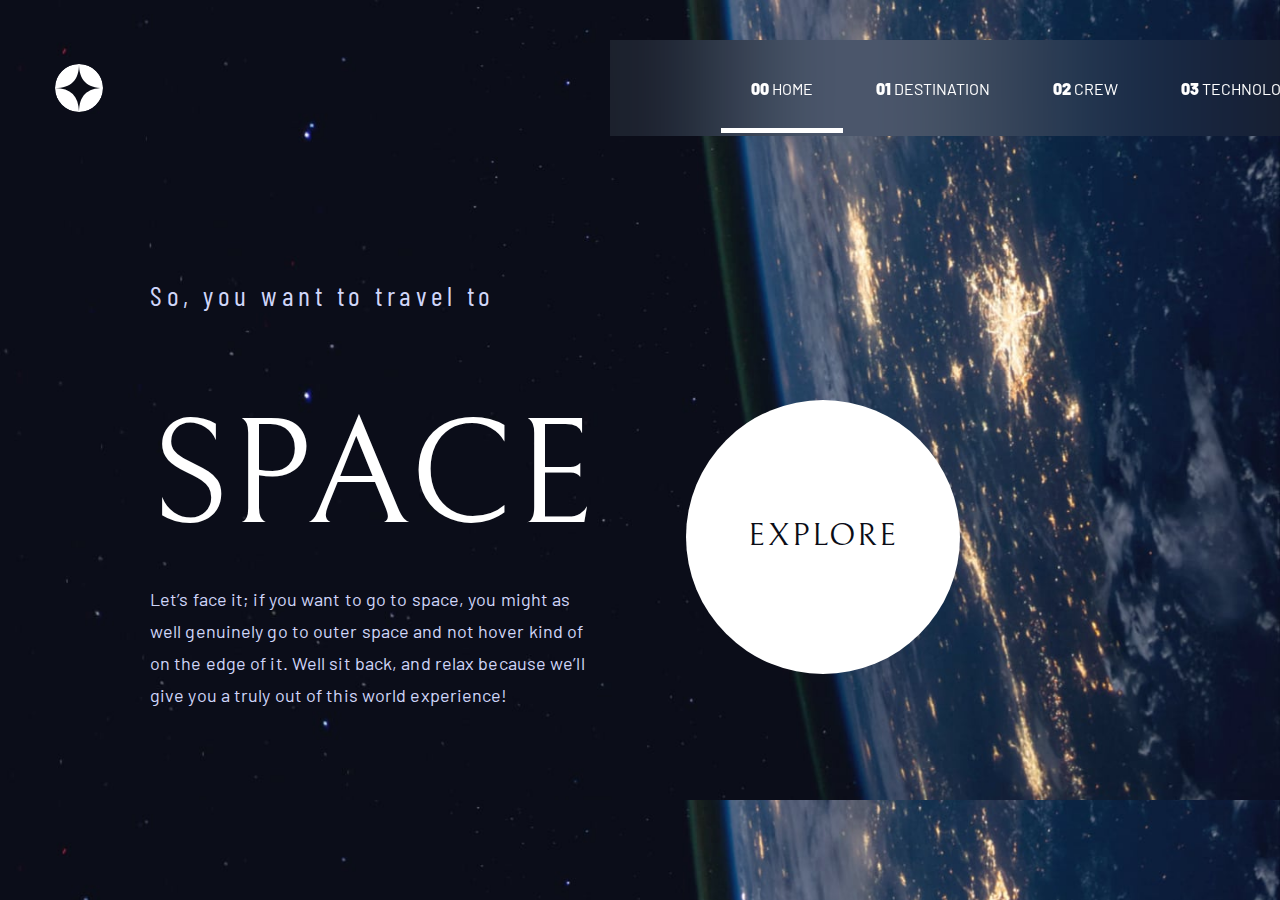
<file: index.html>
<!DOCTYPE html>
<html lang="en">
<head>
  <meta charset="UTF-8">
  <meta name="viewport" content="width=device-width, initial-scale=1.0">

  <link rel="icon" type="image/png" sizes="32x32" href="assets\favicon-32x32.png">
<link rel="stylesheet" href="css\index.css">
<link rel="preconnect" href="https://fonts.googleapis.com">
<link rel="preconnect" href="https://fonts.gstatic.com" crossorigin>
<link href="https://fonts.googleapis.com/css2?family=Barlow&family=Barlow+Condensed&family=Bellefair&display=swap" rel="stylesheet">
  <title>Frontend Mentor | Space tourism website</title>
</head>
<body class="home">
    <header class="header">
      <img class="logo" src="assets\shared\logo.svg" alt="logo-img">
        <class="header-line" hr>
      <div class="header-list">
        <a class="header-item current" href="index.html"><span>00</span> HOME</a>
        <a class="header-item" href="destination-moon.html"><span>01</span> DESTINATION</a>
        <a class="header-item" href="crew-commander.html"><span>02</span> CREW</a>
        <a class="header-item"href="technology-spaceport.html"><span>03</span> TECHNOLOGY</a>
      </div>
    </header>

    <div class="space-box">


    <h3 class="space-heading2"> So, you want to travel to</h3>

    <h1 class="main-heading space-heading">SPACE</h1>
    <p class="main-para">  Let’s face it; if you want to go to space, you might as well genuinely go to
      outer space and not hover kind of on the edge of it. Well sit back, and relax
      because we’ll give you a truly out of this world experience!
    </p>
      </div>

<div class="explore-bg">
    <h2 class="explore">EXPLORE</h2>
</div>



</body>
</html>
</file>
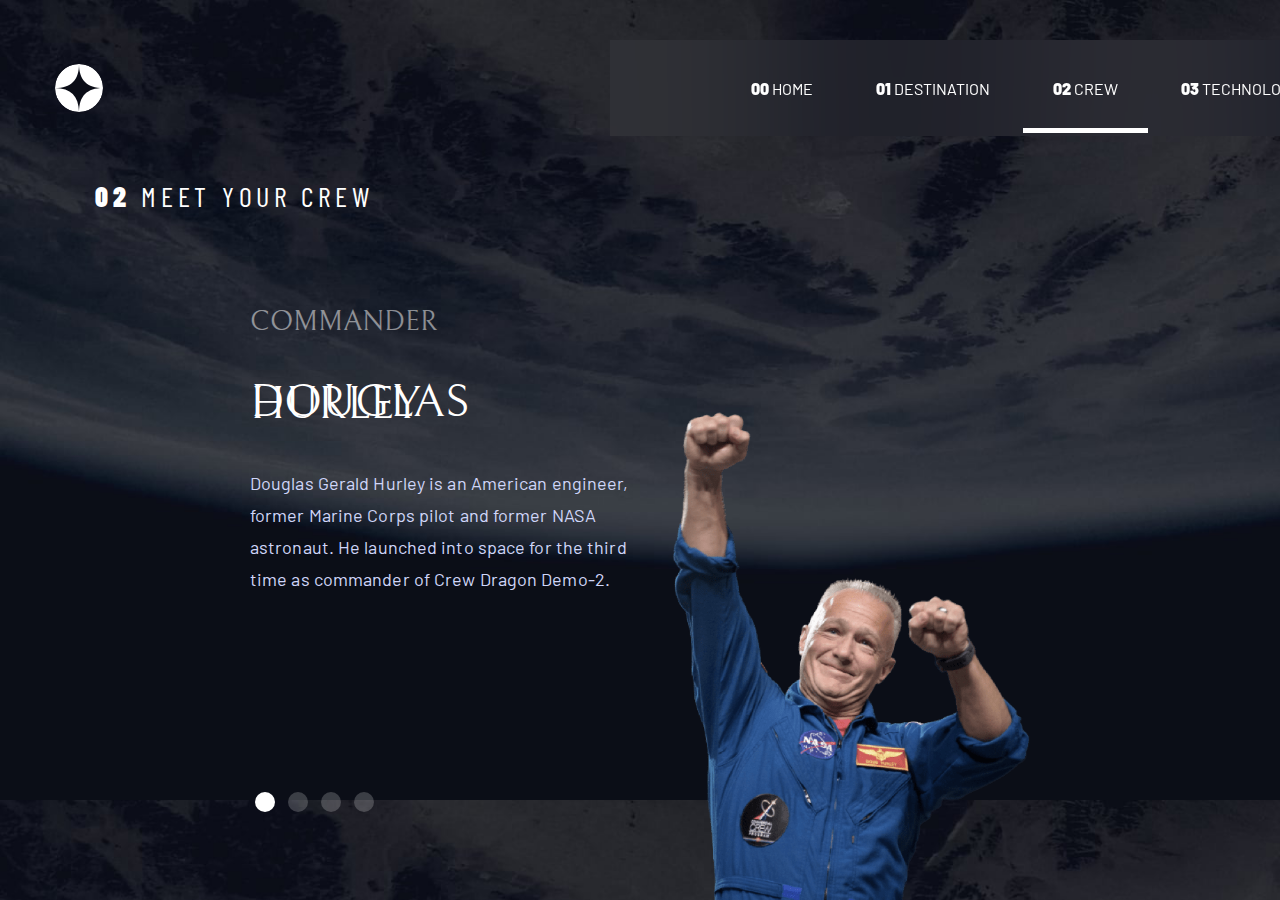
<file: crew-commander.html>
<!DOCTYPE html>
<html lang="en">
<head>
  <meta charset="UTF-8">
  <meta name="viewport" content="width=device-width, initial-scale=1.0">

  <link rel="icon" type="image/png" sizes="32x32" href="assets\favicon-32x32.png">
<link rel="stylesheet" href="css\index.css">
<link rel="preconnect" href="https://fonts.googleapis.com">
<link rel="preconnect" href="https://fonts.gstatic.com" crossorigin>
<link href="https://fonts.googleapis.com/css2?family=Barlow&family=Barlow+Condensed&family=Bellefair&display=swap" rel="stylesheet">
  <title>Frontend Mentor | Space tourism website</title>
</head>
<body class="crew">
    <header class="header">
      <img class="logo" src="assets\shared\logo.svg" alt="logo-img">
        <class="header-line" hr>
      <div class="header-list">
        <a class="header-item" href="index.html"><span>00</span> HOME</a>
        <a class="header-item" href="destination-moon.html"><span>01</span> DESTINATION</a>
        <a class="header-item current" href="crew-commander.html"><span>02</span> CREW</a>
        <a class="header-item"href="technology-spaceport.html"><span>03</span> TECHNOLOGY</a>
      </div>
    </header>

    <h3 class="crew-main-heading"><span>02</span> Meet your crew</h3>

    <div class="crew-box">
      <h3 class="crew-heading">Commander</h3>
      <h4 class="crew-name">Douglas Hurley</h4>
      <p class="main-para">Douglas Gerald Hurley is an American engineer, former Marine Corps pilot and former NASA astronaut. He launched into space for the third time as commander of Crew Dragon Demo-2.</p>
    </div>

    <div class="circle-menu">
      <a class="circle-item curr-circle" href="crew-commander.html"></a>
      <a class="circle-item" href="crew-engineer.html"></a>
      <a class="circle-item" href="crew-pilot.html"></a>
      <a class="circle-item" href="crew-specification.html"></a>
    </div>
    <img class="crew-img" src="assets\crew\image-douglas-hurley.png" alt="crew-img">
</body>
</html>
</file>
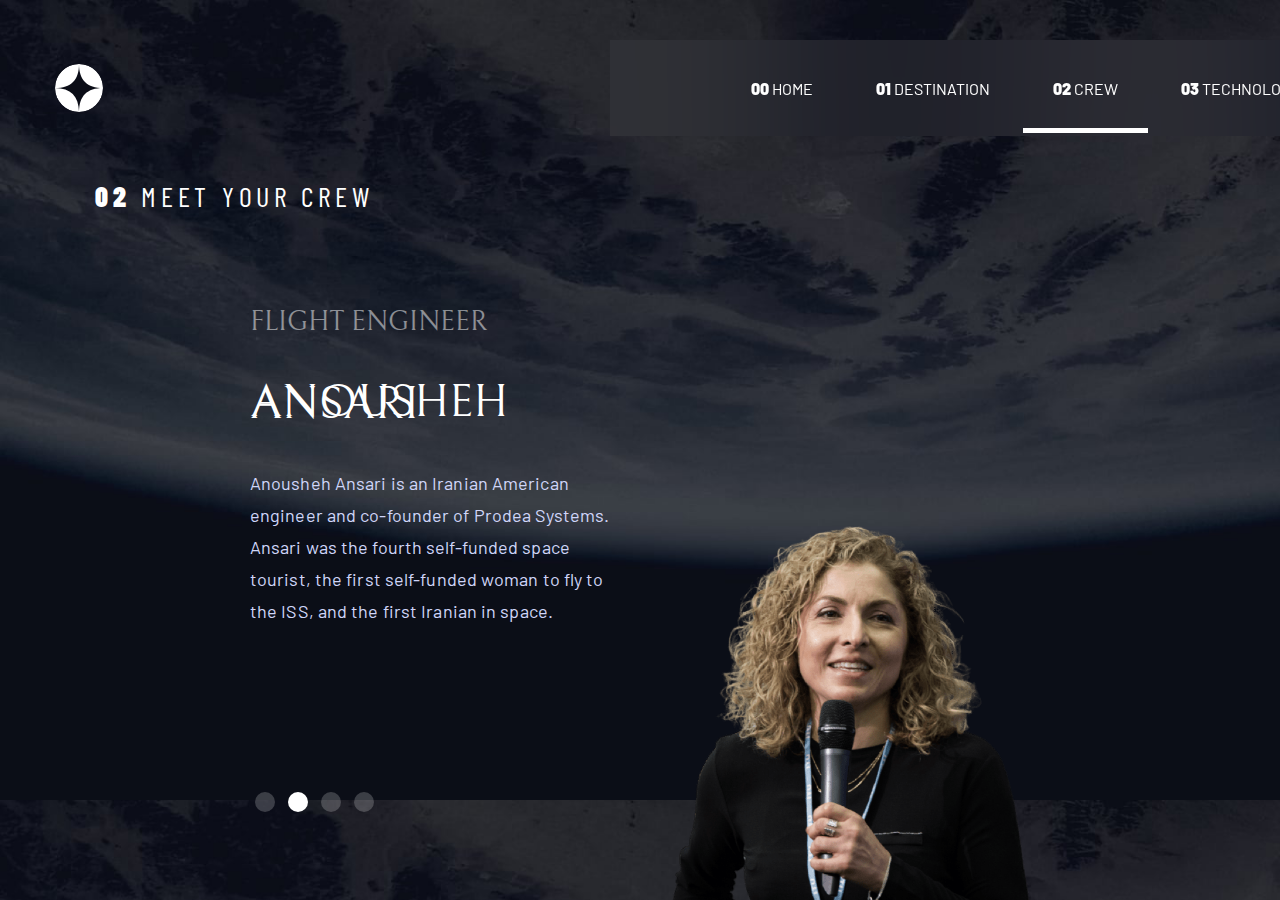
<file: crew-engineer.html>
<!DOCTYPE html>
<html lang="en">
<head>
  <meta charset="UTF-8">
  <meta name="viewport" content="width=device-width, initial-scale=1.0">

  <link rel="icon" type="image/png" sizes="32x32" href="assets\favicon-32x32.png">
<link rel="stylesheet" href="css\index.css">
<link rel="preconnect" href="https://fonts.googleapis.com">
<link rel="preconnect" href="https://fonts.gstatic.com" crossorigin>
<link href="https://fonts.googleapis.com/css2?family=Barlow&family=Barlow+Condensed&family=Bellefair&display=swap" rel="stylesheet">
  <title>Frontend Mentor | Space tourism website</title>
</head>
<body class="crew">
    <header class="header">
      <img class="logo" src="assets\shared\logo.svg" alt="logo-img">
        <class="header-line" hr>
      <div class="header-list">
        <a class="header-item" href="index.html"><span>00</span> HOME</a>
        <a class="header-item" href="destination-moon.html"><span>01</span> DESTINATION</a>
        <a class="header-item current" href="crew-commander.html"><span>02</span> CREW</a>
        <a class="header-item"href="technology-spaceport.html"><span>03</span> TECHNOLOGY</a>
      </div>
    </header>

    <h3 class="crew-main-heading"><span>02</span> Meet your crew</h3>

    <div class="crew-box">
      <h3 class="crew-heading">Flight Engineer</h3>
      <h4 class="crew-name">Anousheh Ansari</h4>
      <p class="main-para">Anousheh Ansari is an Iranian American engineer and co-founder of Prodea Systems. Ansari was the fourth self-funded space tourist, the first self-funded woman to fly to the ISS, and the first Iranian in space. </p>
    </div>

    <div class="circle-menu">
      <a class="circle-item " href="crew-commander.html"></a>
      <a class="circle-item curr-circle" href="crew-engineer.html"></a>
      <a class="circle-item " href="crew-pilot.html"></a>
      <a class="circle-item" href="crew-specialist.html"></a>
    </div>
    <img class="crew-img" src="assets\crew\image-anousheh-ansari.png" alt="crew-img">
</body>
</html>
</file>
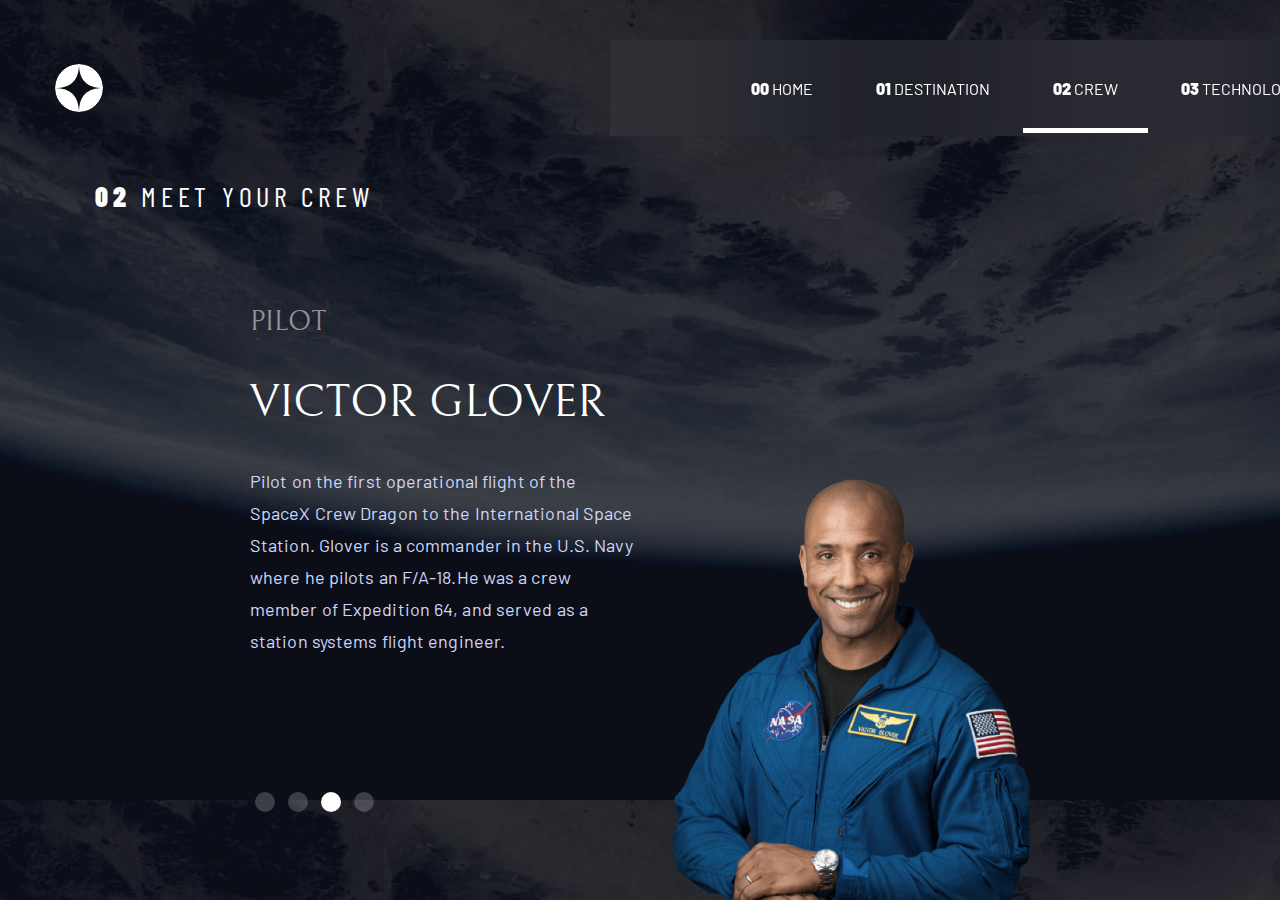
<file: crew-pilot.html>
<!DOCTYPE html>
<html lang="en">
<head>
  <meta charset="UTF-8">
  <meta name="viewport" content="width=device-width, initial-scale=1.0">

  <link rel="icon" type="image/png" sizes="32x32" href="assets\favicon-32x32.png">
<link rel="stylesheet" href="css\index.css">
<link rel="preconnect" href="https://fonts.googleapis.com">
<link rel="preconnect" href="https://fonts.gstatic.com" crossorigin>
<link href="https://fonts.googleapis.com/css2?family=Barlow&family=Barlow+Condensed&family=Bellefair&display=swap" rel="stylesheet">
  <title>Frontend Mentor | Space tourism website</title>
</head>
<body class="crew">
    <header class="header">
      <img class="logo" src="assets\shared\logo.svg" alt="logo-img">
        <class="header-line" hr>
      <div class="header-list">
        <a class="header-item" href="index.html"><span>00</span> HOME</a>
        <a class="header-item" href="destination-moon.html"><span>01</span> DESTINATION</a>
        <a class="header-item current" href="crew-commander.html"><span>02</span> CREW</a>
        <a class="header-item"href="technology-spaceport.html"><span>03</span> TECHNOLOGY</a>
      </div>
    </header>

    <h3 class="crew-main-heading"><span>02</span> Meet your crew</h3>

    <div class="crew-box">
      <h3 class="crew-heading">PILOT</h3>
      <h4 class="crew-name">Victor Glover</h4>
      <p class="main-para">Pilot on the first operational flight of the SpaceX Crew Dragon to the International Space Station. Glover is a commander in the U.S. Navy where he pilots an F/A-18.He was a crew member of Expedition 64, and served as a station systems flight engineer. </p>
    </div>

    <div class="circle-menu">
      <a class="circle-item " href="crew-commander.html"></a>
      <a class="circle-item" href="crew-engineer.html"></a>
      <a class="circle-item curr-circle" href="crew-pilot.html"></a>
      <a class="circle-item" href="crew-specialist.html"></a>
    </div>
    <img class="crew-img" src="assets\crew\image-victor-glover.png" alt="crew-img">
</body>
</html>
</file>
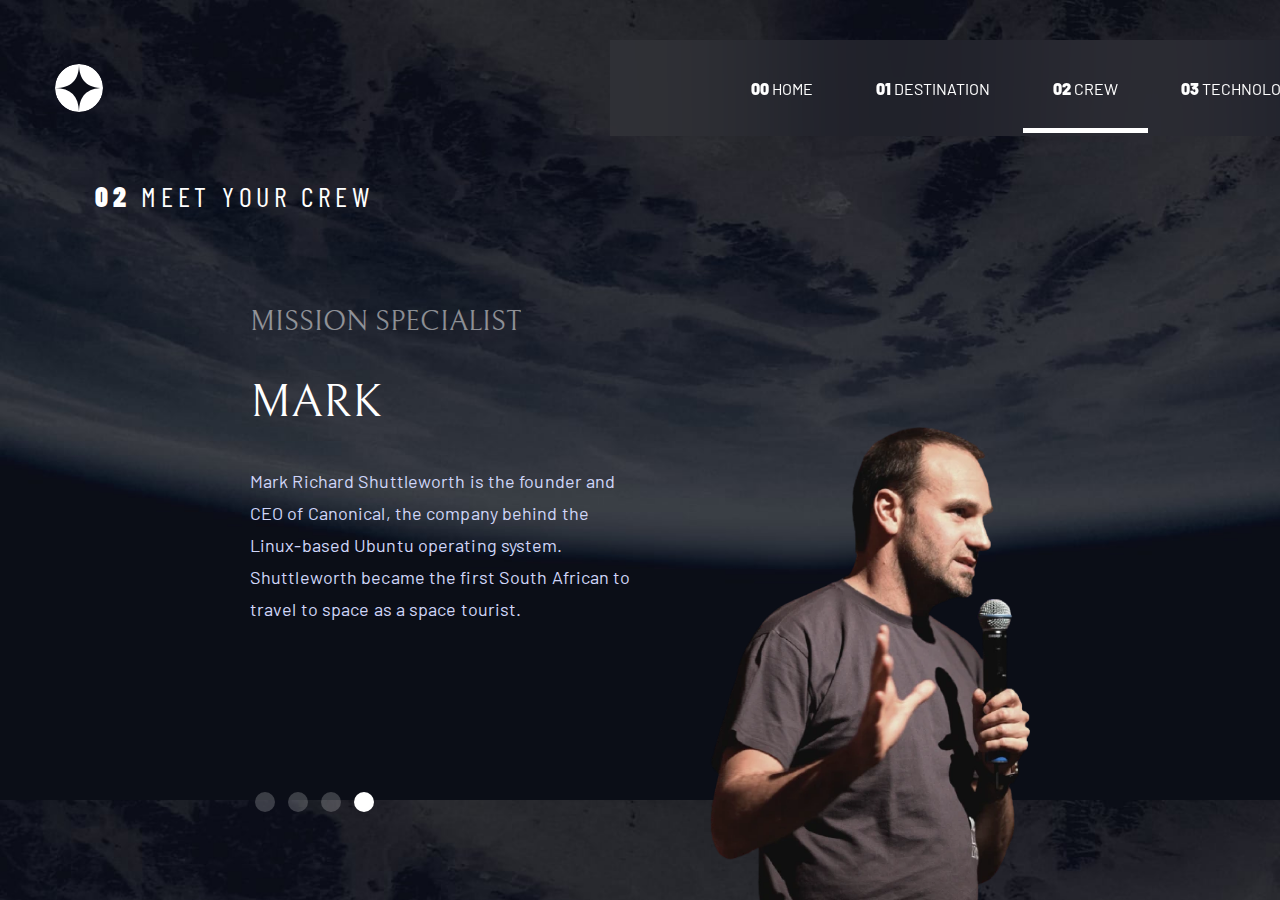
<file: crew-specialist.html>
<!DOCTYPE html>
<html lang="en">
<head>
  <meta charset="UTF-8">
  <meta name="viewport" content="width=device-width, initial-scale=1.0">

  <link rel="icon" type="image/png" sizes="32x32" href="assets\favicon-32x32.png">
<link rel="stylesheet" href="css\index.css">
<link rel="preconnect" href="https://fonts.googleapis.com">
<link rel="preconnect" href="https://fonts.gstatic.com" crossorigin>
<link href="https://fonts.googleapis.com/css2?family=Barlow&family=Barlow+Condensed&family=Bellefair&display=swap" rel="stylesheet">
  <title>Frontend Mentor | Space tourism website</title>
</head>
<body class="crew">
    <header class="header">
      <img class="logo" src="assets\shared\logo.svg" alt="logo-img">
        <class="header-line" hr>
      <div class="header-list">
        <a class="header-item" href="index.html"><span>00</span> HOME</a>
        <a class="header-item" href="destination-moon.html"><span>01</span> DESTINATION</a>
        <a class="header-item current" href="crew-commander.html"><span>02</span> CREW</a>
        <a class="header-item"href="technology-spaceport.html"><span>03</span> TECHNOLOGY</a>
      </div>
    </header>

    <h3 class="crew-main-heading"><span>02</span> Meet your crew</h3>

    <div class="crew-box">
      <h3 class="crew-heading">Mission Specialist </h3>
      <h4 class="crew-name">MARK<h4>
      <p class="main-para">
        Mark Richard Shuttleworth is the founder and CEO of Canonical, the company behind the Linux-based Ubuntu operating system. Shuttleworth became the first South African to travel to space as a space tourist.
      </p></div>

    <div class="circle-menu">
      <a class="circle-item " href="crew-commander.html"></a>
      <a class="circle-item" href="crew-engineer.html"></a>
      <a class="circle-item" href="crew-pilot.html"></a>
      <a class="circle-item curr-circle" href="crew-specialist.html"></a>
    </div>
    <img class="mark-img crew-img" src="assets\crew\image-mark-shuttleworth.webp" alt="crew-img">
</body>
</html>
</file>
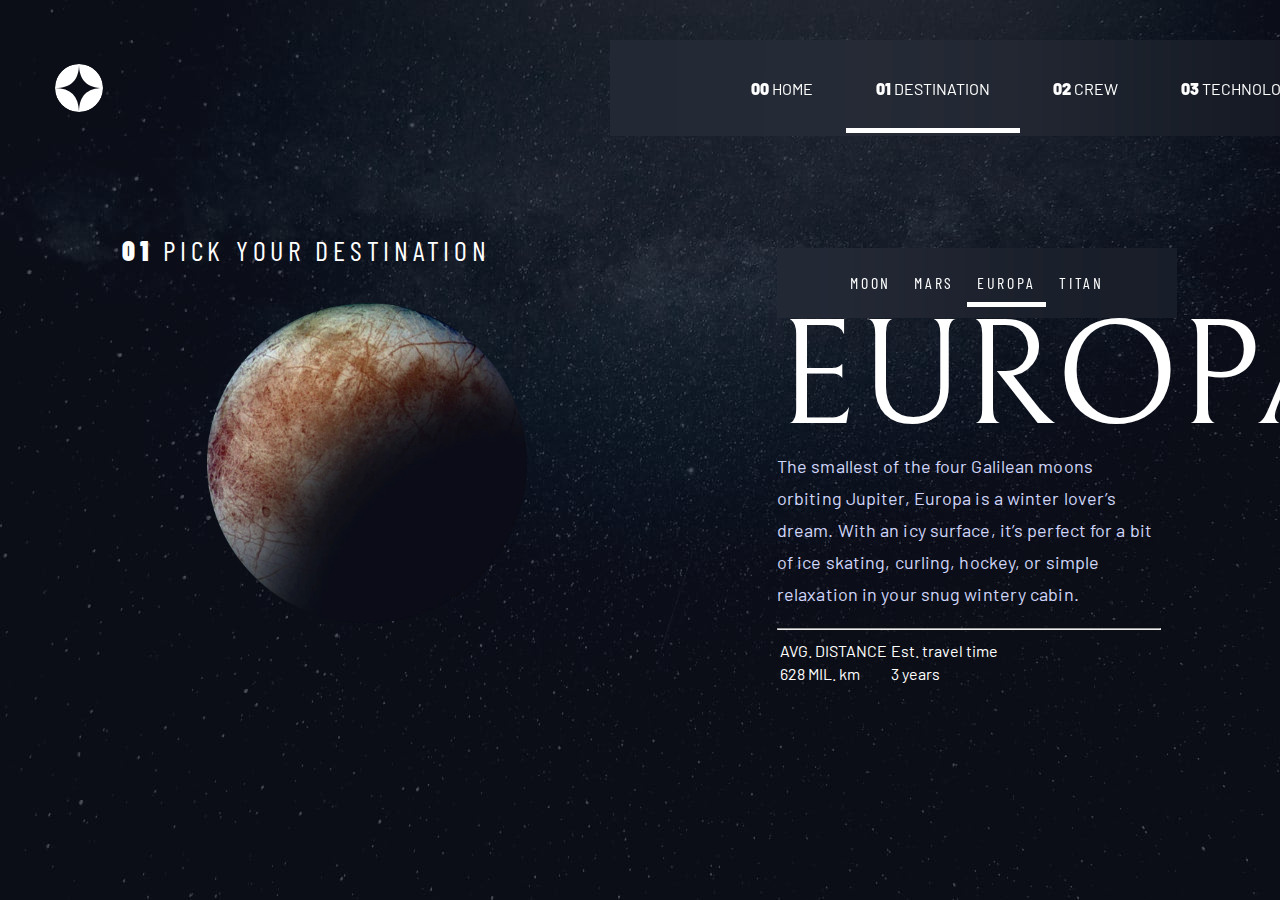
<file: destination-europa.html>
<!DOCTYPE html>
<html lang="en">
<head>
  <meta charset="UTF-8">
  <meta name="viewport" content="width=device-width, initial-scale=1.0">

  <link rel="icon" type="image/png" sizes="32x32" href="assets\favicon-32x32.png">
<link rel="stylesheet" href="css/index.css">
<link rel="preconnect" href="https://fonts.googleapis.com">
<link rel="preconnect" href="https://fonts.gstatic.com" crossorigin>
<link href="https://fonts.googleapis.com/css2?family=Barlow&family=Barlow+Condensed&family=Bellefair&display=swap" rel="stylesheet">
  <title>Frontend Mentor | Space tourism website</title>
</head>
<body class="destination">

  <header class="header">
    <img class="logo" src="assets\shared\logo.svg" alt="logo-img">
      <class="header-line" hr>
    <div class="header-list">
      <a class="header-item" href = "index.html"><span>00</span> HOME</a>
      <a class="header-item current" href="destination-moon.html"><span>01</span> DESTINATION</a>
      <a class="header-item" href="crew-commander.html"><span>02</span> CREW</a>
      <a class="header-item"href="technology-spaceport.html"><span>03</span> TECHNOLOGY</a>
    </div>
  </header>


    <h3 class="destination-heading2"><span>01</span> PICK YOUR DESTINATION</h3>
      <img class="moon-img" src="assets\destination\image-europa.webp" alt="europa-img">
        <section class="about-moon">
    <div class="small-header">
      <a class="small-header-item" href="destination-moon.html">MOON</a>
      <a class="small-header-item" href="destination-mars.html">MARS</a>
      <a class="small-header-item current" href="destination-europa.html">EUROPA</a>
      <a class="small-header-item"href="destination-titan.html">TITAN</a>
    </div>
    <h1 class="main-heading moon-heading">EUROPA</h1>
    <p class="main-para moon-para">
      The smallest of the four Galilean moons orbiting Jupiter, Europa is a winter lover’s dream. With an icy surface, it’s perfect for a bit of ice skating, curling, hockey, or simple relaxation in your snug wintery cabin.
    </p>    <hr class="moon-hr" >
<table>
  <tr>
    <td>AVG. DISTANCE</td>
    <td>Est. travel time</td>
  </tr>
  <tr>
    <td>628 MIL. km</td>
    <td>3 years</td>
  </tr>
</table>


</section>

</body>
</html>
</file>
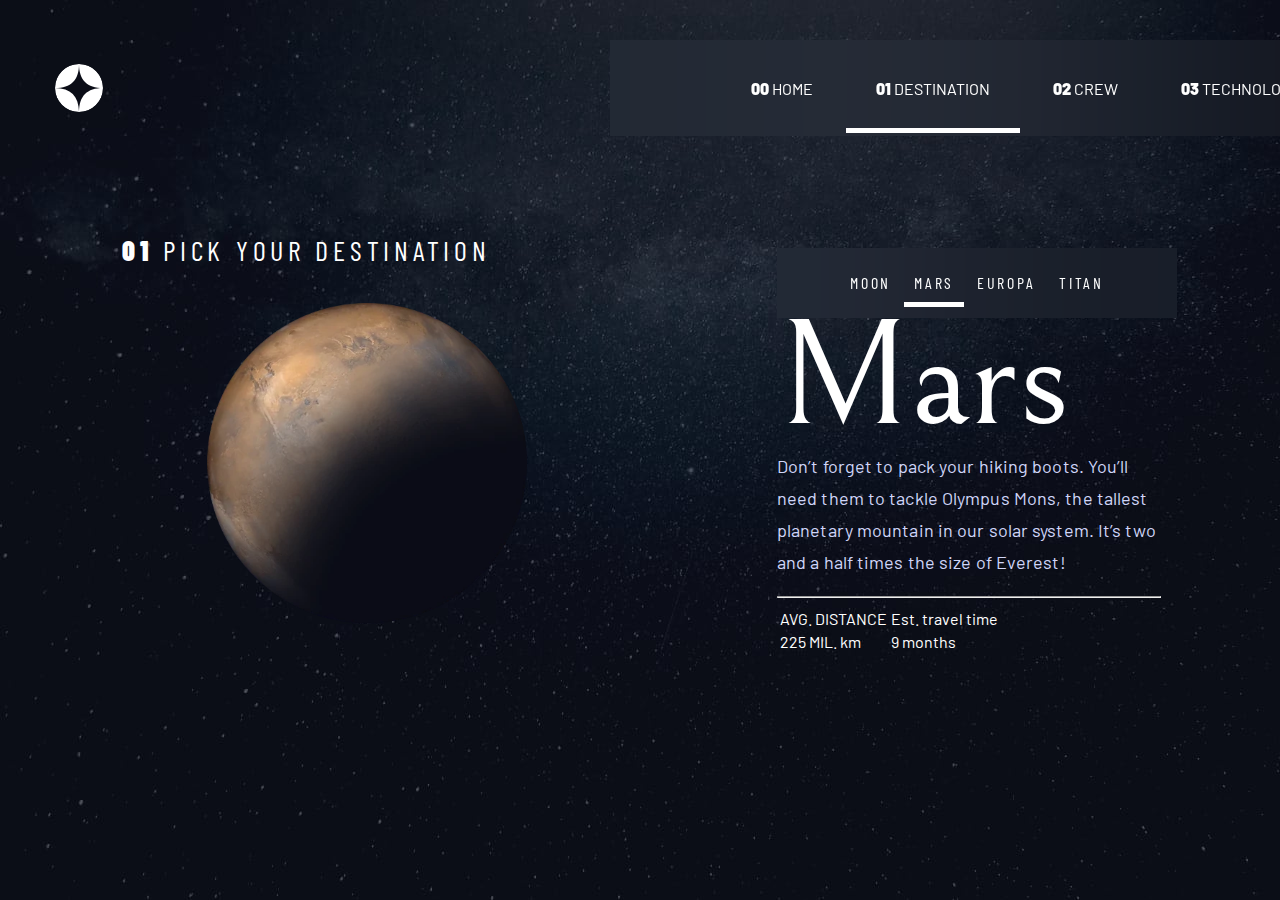
<file: destination-mars.html>
<!DOCTYPE html>
<html lang="en">
<head>
  <meta charset="UTF-8">
  <meta name="viewport" content="width=device-width, initial-scale=1.0">

  <link rel="icon" type="image/png" sizes="32x32" href="assets\favicon-32x32.png">
<link rel="stylesheet" href="css/index.css">
<link rel="preconnect" href="https://fonts.googleapis.com">
<link rel="preconnect" href="https://fonts.gstatic.com" crossorigin>
<link href="https://fonts.googleapis.com/css2?family=Barlow&family=Barlow+Condensed&family=Bellefair&display=swap" rel="stylesheet">
  <title>Frontend Mentor | Space tourism website</title>
</head>
<body class="destination">

  <header class="header">
    <img class="logo" src="assets\shared\logo.svg" alt="logo-img">
      <class="header-line" hr>
    <div class="header-list">
      <a class="header-item" href = "index.html"><span>00</span> HOME</a>
      <a class="header-item current" href="destination-moon.html"><span>01</span> DESTINATION</a>
      <a class="header-item" href="crew-commander.html"><span>02</span> CREW</a>
      <a class="header-item"href="technology-spaceport.html"><span>03</span> TECHNOLOGY</a>
    </div>
  </header>


    <h3 class="destination-heading2"><span>01</span> PICK YOUR DESTINATION</h3>
      <img class="moon-img" src="assets\destination\image-mars.webp" alt="mars-img">
        <section class="about-moon">
    <div class="small-header">
      <a class="small-header-item" href="destination-moon.html">MOON</a>
      <a class="small-header-item current" href="destination-mars.html">MARS</a>
      <a class="small-header-item" href="destination-europa.html">EUROPA</a>
      <a class="small-header-item"href="destination-titan.html">TITAN</a>
    </div>
    <h1 class="main-heading moon-heading">Mars</h1>
    <p class="main-para moon-para">Don’t forget to pack your hiking boots. You’ll need them to tackle Olympus Mons, the tallest planetary mountain in our solar system. It’s two and a half times the size of Everest!</p>  <hr class="moon-hr">
<table>
  <tr>
    <td>AVG. DISTANCE</td>
    <td>Est. travel time</td>
  </tr>
  <tr>
    <td>225 MIL. km</td>
    <td>9 months</td>
  </tr>
</table>


</section>

</body>
</html>
</file>
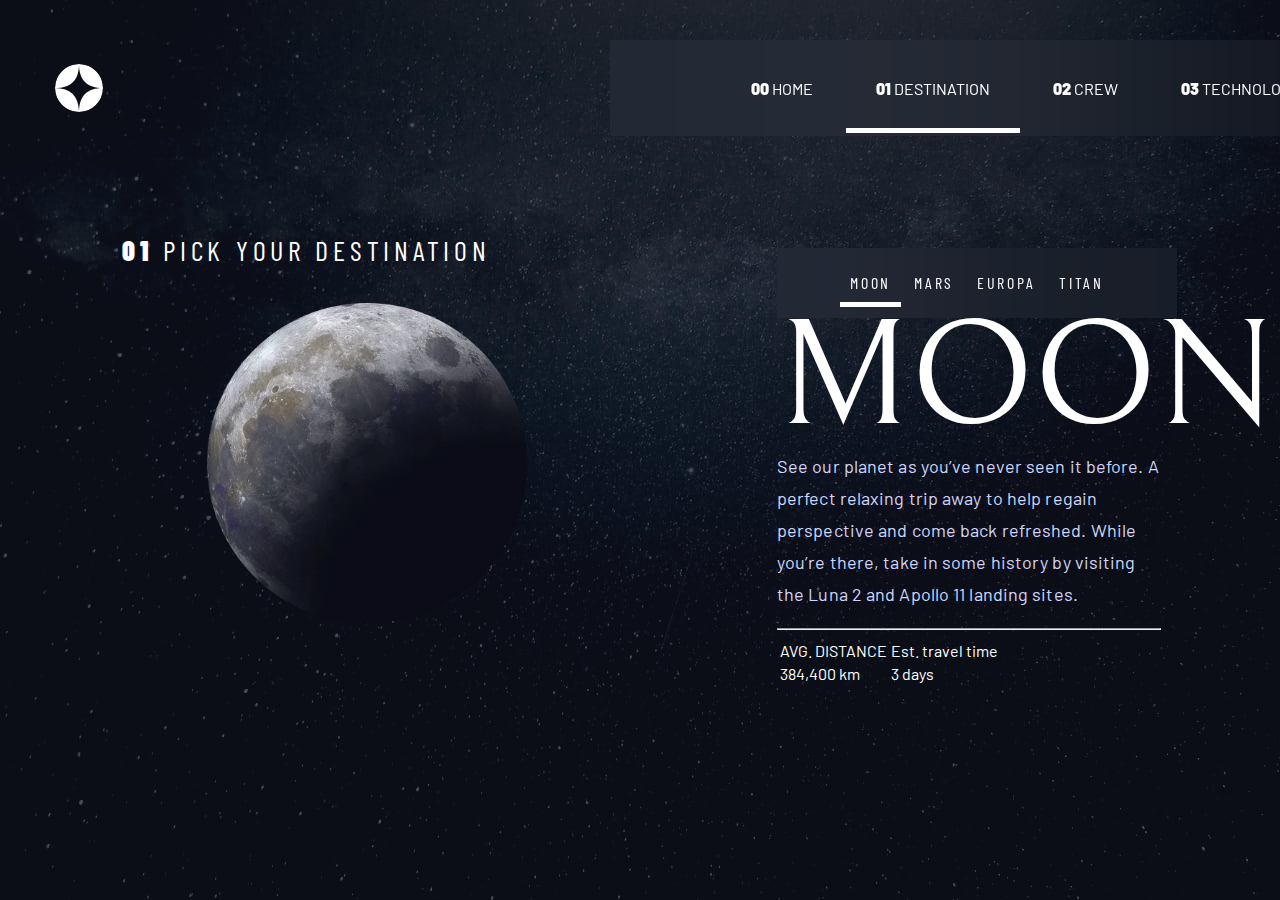
<file: destination-moon.html>
<!DOCTYPE html>
<html lang="en">
<head>
  <meta charset="UTF-8">
  <meta name="viewport" content="width=device-width, initial-scale=1.0">

  <link rel="icon" type="image/png" sizes="32x32" href="assets\favicon-32x32.png">
<link rel="stylesheet" href="css/index.css">
<link rel="preconnect" href="https://fonts.googleapis.com">
<link rel="preconnect" href="https://fonts.gstatic.com" crossorigin>
<link href="https://fonts.googleapis.com/css2?family=Barlow&family=Barlow+Condensed&family=Bellefair&display=swap" rel="stylesheet">
  <title>Frontend Mentor | Space tourism website</title>
</head>
<body class="destination">

  <header class="header">
    <img class="logo" src="assets\shared\logo.svg" alt="logo-img">
      <class="header-line" hr>
    <div class="header-list">
      <a class="header-item" href = "index.html"><span>00</span> HOME</a>
      <a class="header-item current" href="destination-moon.html"><span>01</span> DESTINATION</a>
      <a class="header-item" href="crew-commander.html"><span>02</span> CREW</a>
      <a class="header-item"href="technology-spaceport.html"><span>03</span> TECHNOLOGY</a>
    </div>
  </header>


    <h3 class="destination-heading2"><span>01</span> PICK YOUR DESTINATION</h3>
      <img class="moon-img" src="assets\destination\image-moon.webp" alt="moon-img">
<section class="about-moon">
    <div class="small-header">
      <a class="small-header-item current" href="destination-moon.html">MOON</a>
      <a class="small-header-item" href="destination-mars.html">MARS</a>
      <a class="small-header-item" href="destination-europa.html">EUROPA</a>
      <a class="small-header-item"href="destination-titan.html">TITAN</a>
    </div>
    <h1 class="main-heading moon-heading">MOON</h1>
    <p class="main-para moon-para">See our planet as you’ve never seen it before. A perfect relaxing trip away to help regain perspective and come back refreshed. While you’re there, take in some history by visiting the Luna 2 and Apollo 11 landing sites.</p>
    <hr class="moon-hr">
<table>
  <tr>
    <td>AVG. DISTANCE</td>
    <td>Est. travel time</td>
  </tr>
  <tr>
    <td>384,400 km</td>
    <td>3 days</td>
  </tr>
</table>


</section>

</body>
</html>
</file>
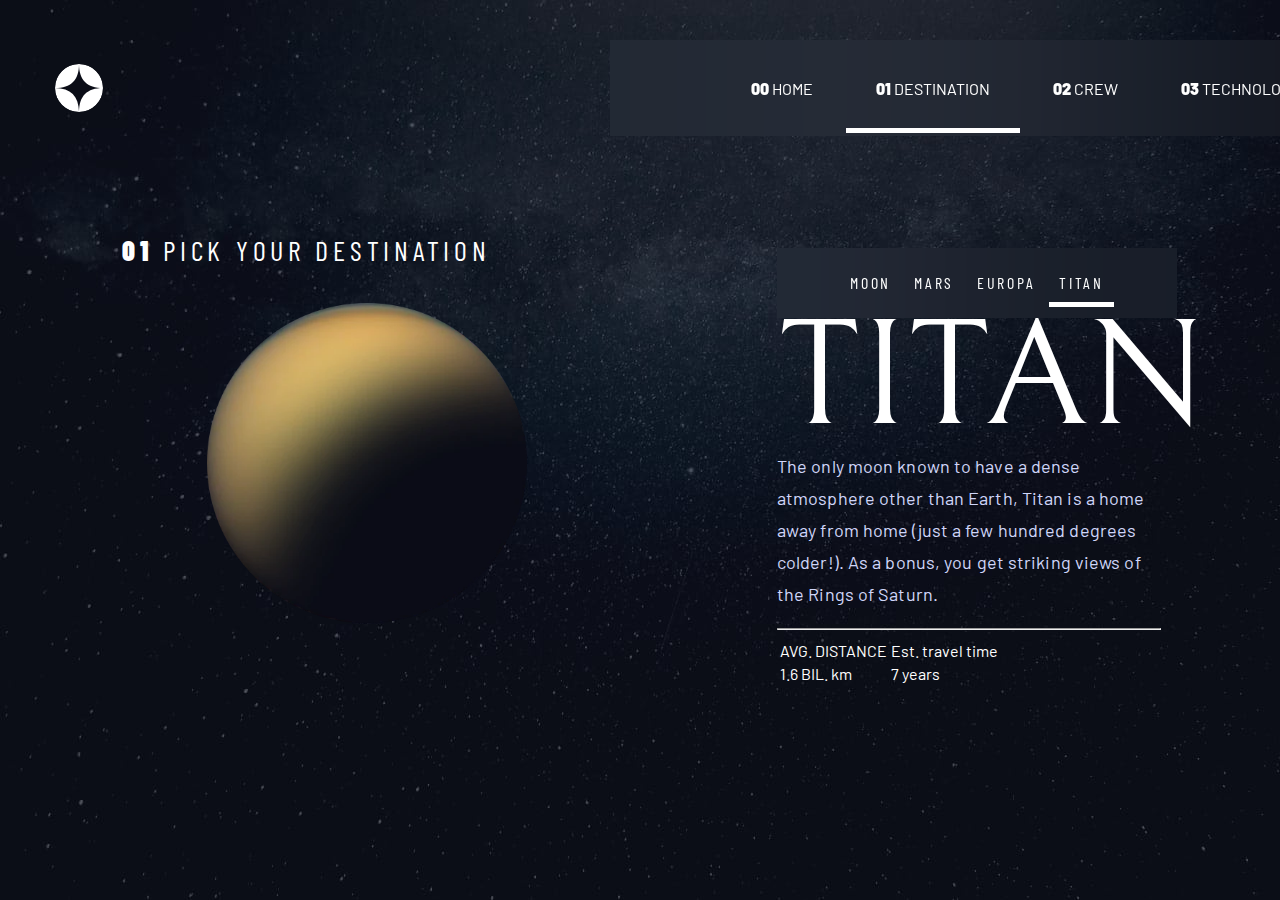
<file: destination-titan.html>
<!DOCTYPE html>
<html lang="en">
<head>
  <meta charset="UTF-8">
  <meta name="viewport" content="width=device-width, initial-scale=1.0">

  <link rel="icon" type="image/png" sizes="32x32" href="assets\favicon-32x32.png">
<link rel="stylesheet" href="css/index.css">
<link rel="preconnect" href="https://fonts.googleapis.com">
<link rel="preconnect" href="https://fonts.gstatic.com" crossorigin>
<link href="https://fonts.googleapis.com/css2?family=Barlow&family=Barlow+Condensed&family=Bellefair&display=swap" rel="stylesheet">
  <title>Frontend Mentor | Space tourism website</title>
</head>
<body class="destination">

  <header class="header">
    <img class="logo" src="assets\shared\logo.svg" alt="logo-img">
      <class="header-line" hr>
    <div class="header-list">
      <a class="header-item" href = "index.html"><span>00</span> HOME</a>
      <a class="header-item current" href="destination-moon.html"><span>01</span> DESTINATION</a>
      <a class="header-item" href="crew-commander.html"><span>02</span> CREW</a>
      <a class="header-item"href="technology-spaceport.html"><span>03</span> TECHNOLOGY</a>
    </div>
  </header>


    <h3 class="destination-heading2"><span>01</span> PICK YOUR DESTINATION</h3>
      <img class="moon-img" src="assets\destination\image-titan.webp" alt="titan-img">
<section class="about-moon">
    <div class="small-header">
      <a class="small-header-item" href="destination-moon.html">MOON</a>
      <a class="small-header-item" href="destination-mars.html">MARS</a>
      <a class="small-header-item" href="destination-europa.html">EUROPA</a>
      <a class="small-header-item current"href="destination-titan.html">TITAN</a>
    </div>
    <h1 class="main-heading moon-heading">TITAN</h1>
    <p class="main-para moon-para">
      The only moon known to have a dense atmosphere other than Earth, Titan is a home away from home (just a few hundred degrees colder!). As a bonus, you get striking views of the Rings of Saturn.
    </p>
      <hr class="moon-hr">
<table>
  <tr>
    <td>AVG. DISTANCE</td>
    <td>Est. travel time</td>
  </tr>
  <tr>
    <td>1.6 BIL. km</td>
    <td>7 years</td>
  </tr>
</table>


</section>

</body>
</html>
</file>
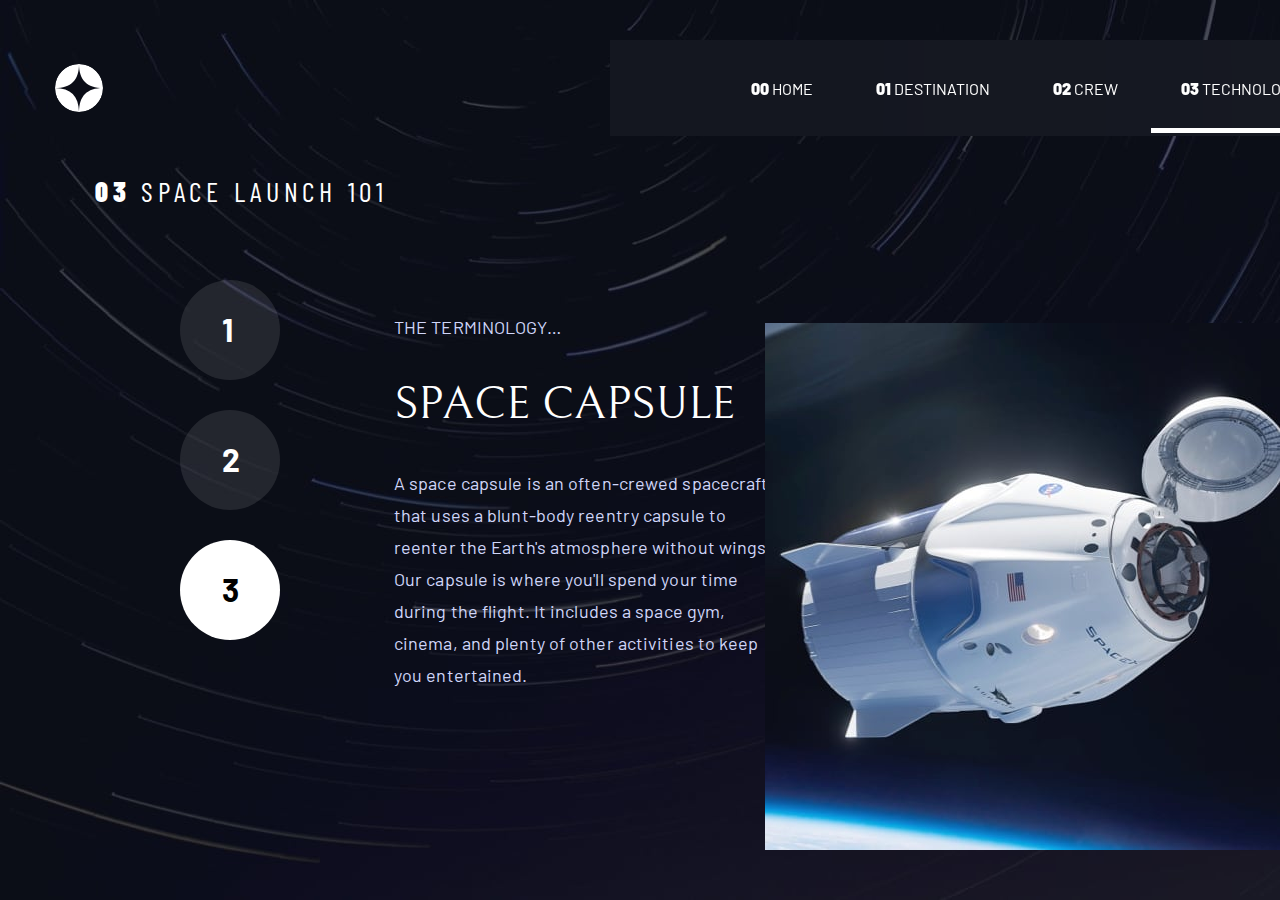
<file: technology-capsule.html>
<!DOCTYPE html>
<html lang="en">
<head>
  <meta charset="UTF-8">
  <meta name="viewport" content="width=device-width, initial-scale=1.0">

  <link rel="icon" type="image/png" sizes="32x32" href="assets\favicon-32x32.png">
<link rel="stylesheet" href="css\index.css">
<link rel="preconnect" href="https://fonts.googleapis.com">
<link rel="preconnect" href="https://fonts.gstatic.com" crossorigin>
<link href="https://fonts.googleapis.com/css2?family=Barlow&family=Barlow+Condensed&family=Bellefair&display=swap" rel="stylesheet">
  <title>Frontend Mentor | Space tourism website</title>
</head>
<body class="technology">
    <header class="header">
      <img class="logo" src="assets\shared\logo.svg" alt="logo-img">
        <class="header-line" hr>
      <div class="header-list">
        <a class="header-item" href="index.html"><span>00</span> HOME</a>
        <a class="header-item" href="destination-moon.html"><span>01</span> DESTINATION</a>
        <a class="header-item" href="crew-commander.html"><span>02</span> CREW</a>
        <a class="header-item current"href="technology-spaceport.html"><span>03</span> TECHNOLOGY</a>
      </div>
    </header>
<h2 class="crew-main-heading"><span>03</span> SPACE LAUNCH 101</h2>
    <div class="technology-box">
      <p class="main-para">THE TERMINOLOGY…</p>
      <h4 class="crew-name">SPACE CAPSULE<h4>
      <p class="main-para">A space capsule is an often-crewed spacecraft that uses a blunt-body reentry capsule to reenter the Earth's atmosphere without wings. Our capsule is where you'll spend your time during the flight. It includes a space gym, cinema, and plenty of other activities to keep you entertained.</p>
    </div>
    <div class="circle-no-box">
      <a class="circle-no" href="technology-spaceport.html"><h1 class="circle-no-no">1</h1></a>
      <a class="circle-no" href="technology-vehicle.html"><h1 class="circle-no-no">2</h1></a>
      <a class="curr" href="technology-capsule.html"><h1 class="circle-no-no">3</h1></a>
    </div>
    <img class="technology-img" src="assets\technology\image-space-capsule-portrait.jpg" alt="crew-img">
</body>
</html>
</file>
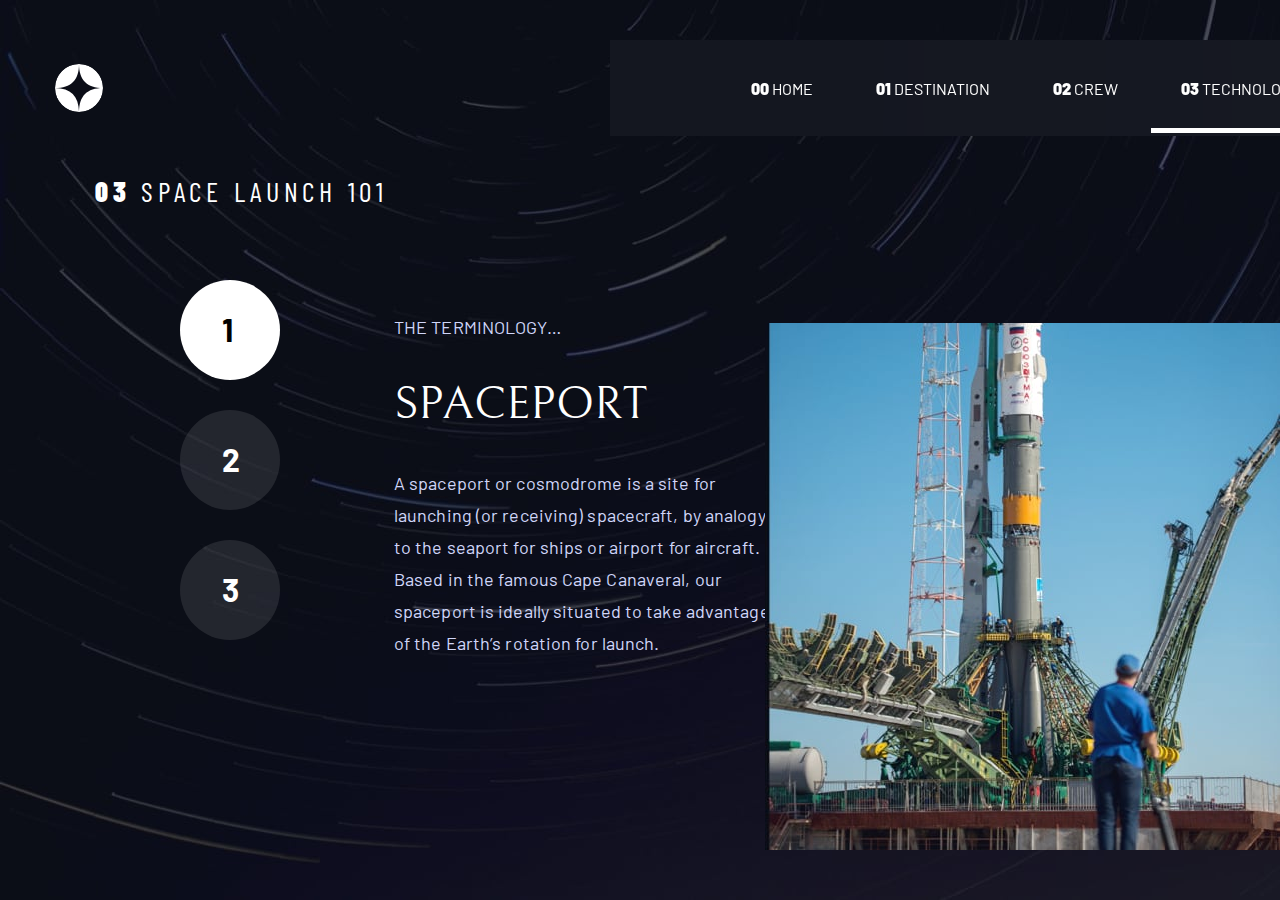
<file: technology-spaceport.html>
<!DOCTYPE html>
<html lang="en">
<head>
  <meta charset="UTF-8">
  <meta name="viewport" content="width=device-width, initial-scale=1.0">

  <link rel="icon" type="image/png" sizes="32x32" href="assets\favicon-32x32.png">
<link rel="stylesheet" href="css\index.css">
<link rel="preconnect" href="https://fonts.googleapis.com">
<link rel="preconnect" href="https://fonts.gstatic.com" crossorigin>
<link href="https://fonts.googleapis.com/css2?family=Barlow&family=Barlow+Condensed&family=Bellefair&display=swap" rel="stylesheet">
  <title>Frontend Mentor | Space tourism website</title>
</head>
<body class="technology">
    <header class="header">
      <img class="logo" src="assets\shared\logo.svg" alt="logo-img">
        <class="header-line" hr>
      <div class="header-list">
        <a class="header-item" href="index.html"><span>00</span> HOME</a>
        <a class="header-item" href="destination-moon.html"><span>01</span> DESTINATION</a>
        <a class="header-item" href="crew-commander.html"><span>02</span> CREW</a>
        <a class="header-item current"href="technology-spaceport.html"><span>03</span> TECHNOLOGY</a>
      </div>
    </header>
<h2 class="crew-main-heading"><span>03</span> SPACE LAUNCH 101</h2>
    <div class="technology-box">
      <p class="main-para">THE TERMINOLOGY…</p>
      <h4 class="crew-name">SPACEPORT<h4>
      <p class="main-para">A spaceport or cosmodrome is a site for launching (or receiving) spacecraft, by analogy to the seaport for ships or airport for aircraft. Based in the famous Cape Canaveral, our spaceport is ideally situated to take advantage of the Earth’s rotation for launch.</p>
    </div>
    <div class="circle-no-box">
      <a class="curr" href="technology-spaceport.html"><h1 class="circle-no-no">1</h1></a>
      <a class="circle-no" href="technology-vehicle.html"><h1 class="circle-no-no">2</h1></a>
      <a class="circle-no" href="technology-capsule.html"><h1 class="circle-no-no">3</h1></a>
    </div>
    <img class="technology-img" src="assets\technology\image-spaceport-portrait.jpg" alt="crew-img">
</body>
</html>
</file>
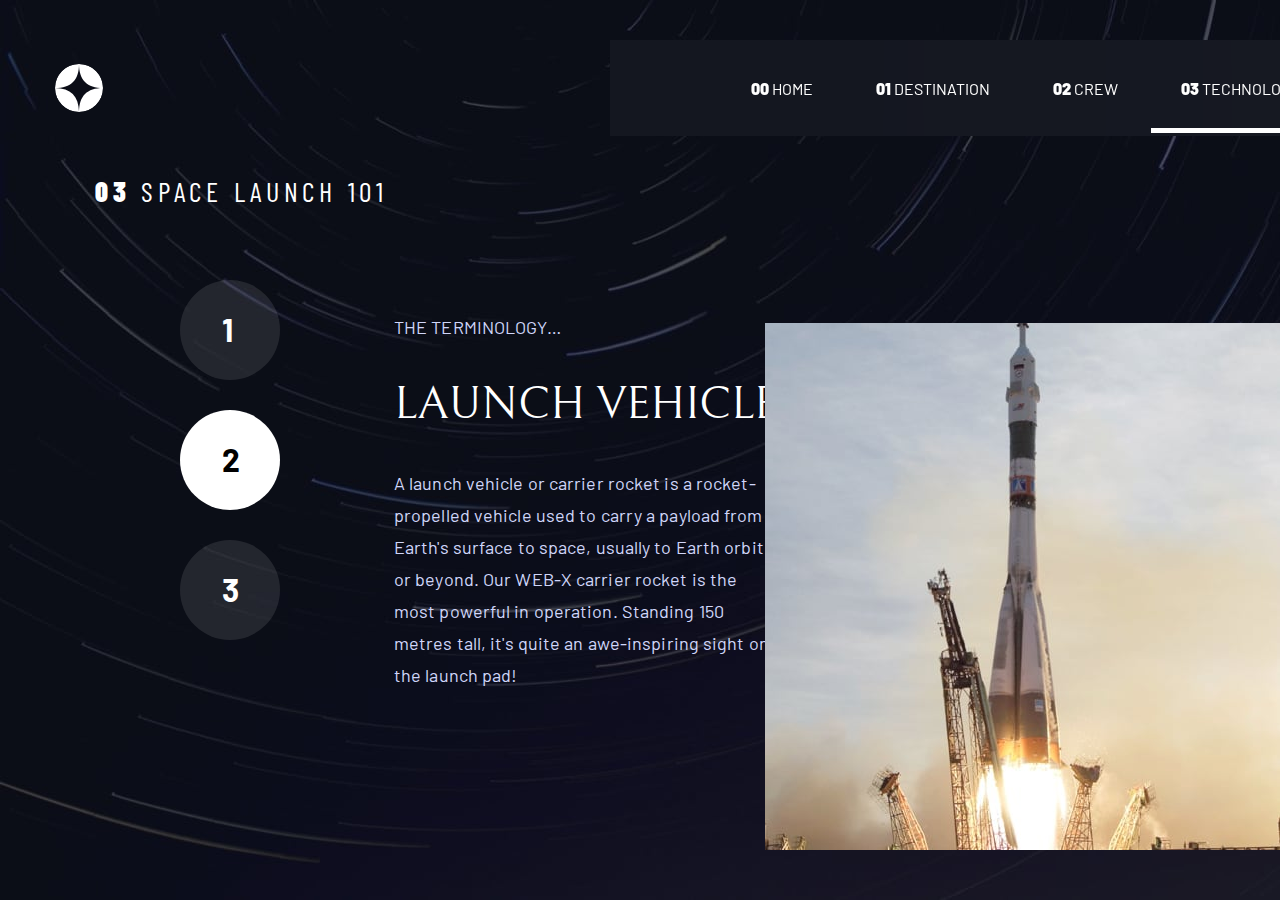
<file: technology-vehicle.html>
<!DOCTYPE html>
<html lang="en">
<head>
  <meta charset="UTF-8">
  <meta name="viewport" content="width=device-width, initial-scale=1.0">

  <link rel="icon" type="image/png" sizes="32x32" href="assets\favicon-32x32.png">
<link rel="stylesheet" href="css\index.css">
<link rel="preconnect" href="https://fonts.googleapis.com">
<link rel="preconnect" href="https://fonts.gstatic.com" crossorigin>
<link href="https://fonts.googleapis.com/css2?family=Barlow&family=Barlow+Condensed&family=Bellefair&display=swap" rel="stylesheet">
  <title>Frontend Mentor | Space tourism website</title>
</head>
<body class="technology">
    <header class="header">
      <img class="logo" src="assets\shared\logo.svg" alt="logo-img">
        <class="header-line" hr>
      <div class="header-list">
        <a class="header-item" href="index.html"><span>00</span> HOME</a>
        <a class="header-item" href="destination-moon.html"><span>01</span> DESTINATION</a>
        <a class="header-item" href="crew-commander.html"><span>02</span> CREW</a>
        <a class="header-item current"href="technology-spaceport.html"><span>03</span> TECHNOLOGY</a>
      </div>
    </header>
<h2 class="crew-main-heading"><span>03</span> SPACE LAUNCH 101</h2>
    <div class="technology-box">
      <p class="main-para">THE TERMINOLOGY…</p>
      <h4 class="crew-name">LAUNCH VEHICLE<h4>
      <p class="main-para">A launch vehicle or carrier rocket is a rocket-propelled vehicle used to carry a payload from Earth's surface to space, usually to Earth orbit or beyond. Our WEB-X carrier rocket is the most powerful in operation. Standing 150 metres tall, it's quite an awe-inspiring sight on the launch pad!</p>
    </div>
    <div class="circle-no-box">
      <a class="circle-no" href="technology-spaceport.html"><h1 class="circle-no-no">1</h1></a>
      <a class="curr" href="technology-vehicle.html"><h1 class="circle-no-no">2</h1></a>
      <a class="circle-no " href="technology-capsule.html"><h1 class="circle-no-no">3</h1></a>
    </div>
  <img class="technology-img" src="assets\technology\image-launch-vehicle-portrait.jpg" alt="crew-img">
</body>
</html>
</file>
<file: css/index.css>
body{

  color: white;
font-family: Barlow;
font-weight: 400;
}

.home{
  background-image: url("backgrounds/homed.jpg");
  background-size: cover;
}
.header{

position: absolute;
width: 1385px;
height: 96px;
left: 55px;
top: 40px;
}

.logo{
border-radius: 50%;
position: absolute;
width: 48px;
height: 48px;
/* left: 55px; */
top: 24px;


}

.header-list{
  position: absolute;
width: 830px;
height: 96px;
right: 0;
background: rgba(255, 255, 255, 0.04);
backdrop-filter: blur(81.5485px);
text-align: center;

}
span{
  font-weight: 900;
}
a:hover{
  color: #D2D7D3;
}
.header-item{
  position: relative;
top: 38.5px;
color: white;
text-decoration: none;

width: 70px;
height: 19px;
padding: 30px;

}
.header-item:hover{
  border-bottom: solid 5px rgba(255,255,255, 0.3);
}
.athome {
    position: absolute;
    width: 70px;
    height: 3px;
    left: 690px;
    top: 88px;
    background: #FFFFFF;
}


.space-box{

position: absolute;
width: 450px;
height: 382px;
left: 150px;
top: 250px;

}
.main-para{
  font-family: Barlow;
font-size: 18px;
font-weight: 400;
line-height: 32px;
letter-spacing: 0.1px;
text-align: left;
color:#D0D6F9;
}
.main-heading{
  font-family: 'Bellefair';
  font-style: normal;
  font-weight: 400;
  font-size: 150px;
  line-height: 1px;
  color: #FFFFFF;
  margin-bottom: 40px;
}
.space-heading2{
  font-family: 'Barlow Condensed';
font-style: normal;
font-weight: 400;
font-size: 28px;
color: #D0D6F9;
letter-spacing: 4.5px;
}
.explore{
  font-family: 'Bellefair';
font-style: normal;
font-weight: 400;
font-size: 32px;
line-height: 37px;
/* identical to box height */

letter-spacing: 2px;

color: #0B0D17;

text-align: center;
position: relative;
top: 90px;
}
.explore-bg{
  width: 274px;
  height: 274px;
  border-radius: 50%;
  background-color: white;
  position:
  absolute;
  top: 400px;
right: 320px;
}

.explore-bg:hover{
    box-shadow: 0px 0px 0px 50px rgba(255,255,255,0.1);
}
.destination{
  background-image: url("backgrounds/background-destination-desktop.jpg");
}

.destination-heading2 {
    position: absolute;
    top: 205px;
    left: 122px;
  color: white;
  font-family: 'Barlow Condensed';
font-style: normal;
font-weight: 400;
font-size: 28px;
line-height: 34px;
letter-spacing: 4.725px;
text-transform: uppercase;

}



.moon-img{
  position: absolute;
      top: 303px;
      left: 207px;
      width: 25%;
}

.about-moon {
    position: absolute;
    top: 248px;
    left: 777px;
    width: 30%;
}
.small-header{
  position: absolute;

width: 400px;
height: 70px;
background: rgba(255, 255, 255, 0.04);
backdrop-filter: blur(81.5485px);
text-align: center;
}

.small-header-item{
  font-family: Barlow Condensed;
font-size: 16px;
font-weight: 400;
line-height: 19px;
letter-spacing: 2.700000047683716px;
text-align: left;
position: relative;
top: 25px;

width: 70px;
height: 19px;
padding: 10px;
text-decoration: none;
color: white;
}
.moon-heading{
  padding: 30px 0;
}

.space-heading{
  line-height: 130px
}
.current ,.current:hover
{
  border-bottom: solid 5px  rgba(255,255,255, 1);
}
.small-header-item:hover{
  border-bottom: solid 5px  rgba(255,255,255, 0.3);
}
.crew{

  background-image: url('backgrounds/background-crew-desktop.jpg');
  background-size: cover;
}
.crew-box{
  width: 30%;
      position: absolute;
      top: 276px;
      left: 250px;
}
.crew-heading{

font-family: 'Bellefair';
font-style: normal;
font-weight: 400;
font-size: 28px;
line-height: 37px;
/* identical to box height */

text-transform: uppercase;

color: #FFFFFF;

mix-blend-mode: normal;
opacity: 0.5;
ine-height: 2px;
}
.crew-name{
  font-family: 'Bellefair';
font-style: normal;
font-weight: 400;
font-size: 46px;
text-transform: uppercase;

color: #FFFFFF;
line-height: 2px;
}
.crew-main-heading{
  position: absolute;
    top: 151px;
    left: 95px;
    color: white;
    font-family: 'Barlow Condensed';
    font-style: normal;
    font-weight: 400;
    font-size: 28px;
    line-height: 34px;
    letter-spacing: 4.725px;
    text-transform: uppercase;
}
.circle-item{
  background-color: rgba(255,255,255, 0.2);
  display: inline-block;
  width: 20px;
  height: 20px;
  border-radius: 50%;
  margin: 5px
}
.circle-menu{
  position: absolute;
  bottom: 80px;
  left: 250px;
}
.circle-item:hover{
background-color: rgba(255,255,255, 0.5);
}
.curr-circle{
  background-color: white;
  color: black;

}
.curr-circle:hover{
  background-color: white;
}
.crew-img{
  position: absolute;
  bottom: 0;
  right: 250px;
  width: 28%;
}
.technology-box{
  position: absolute;
  width: 30%;
  top: 293px;
left: 394px;
}
.technology-img{
  position: absolute;
  bottom: 50px;
  right: 0;
}
.circle-no{
  display: block;
  width: 100px;
  height: 100px;
  border-radius: 50%;
  color: white;
  text-decoration: none;
  margin: 30px;
  background-color: rgba(255,255,255, 0.1);
}
.circle-no-no{
  position: relative;
top: 30px;
left: 42px;
}
.circle-no-box{
  position: absolute;
  top: 250px;
left: 150px;
}
.curr{
  background-color: white;
  color: black;
  display: block;
  width: 100px;
  height: 100px;
  border-radius: 50%;
  text-decoration: none;
  margin: 30px;
}
.circle-no:hover{
  border: solid 1px  white;
}
.technology{
  background-image: url(backgrounds/background-technology-desktop.jpg);
}
.mark-img{
  width: 25%;
}
</file>
